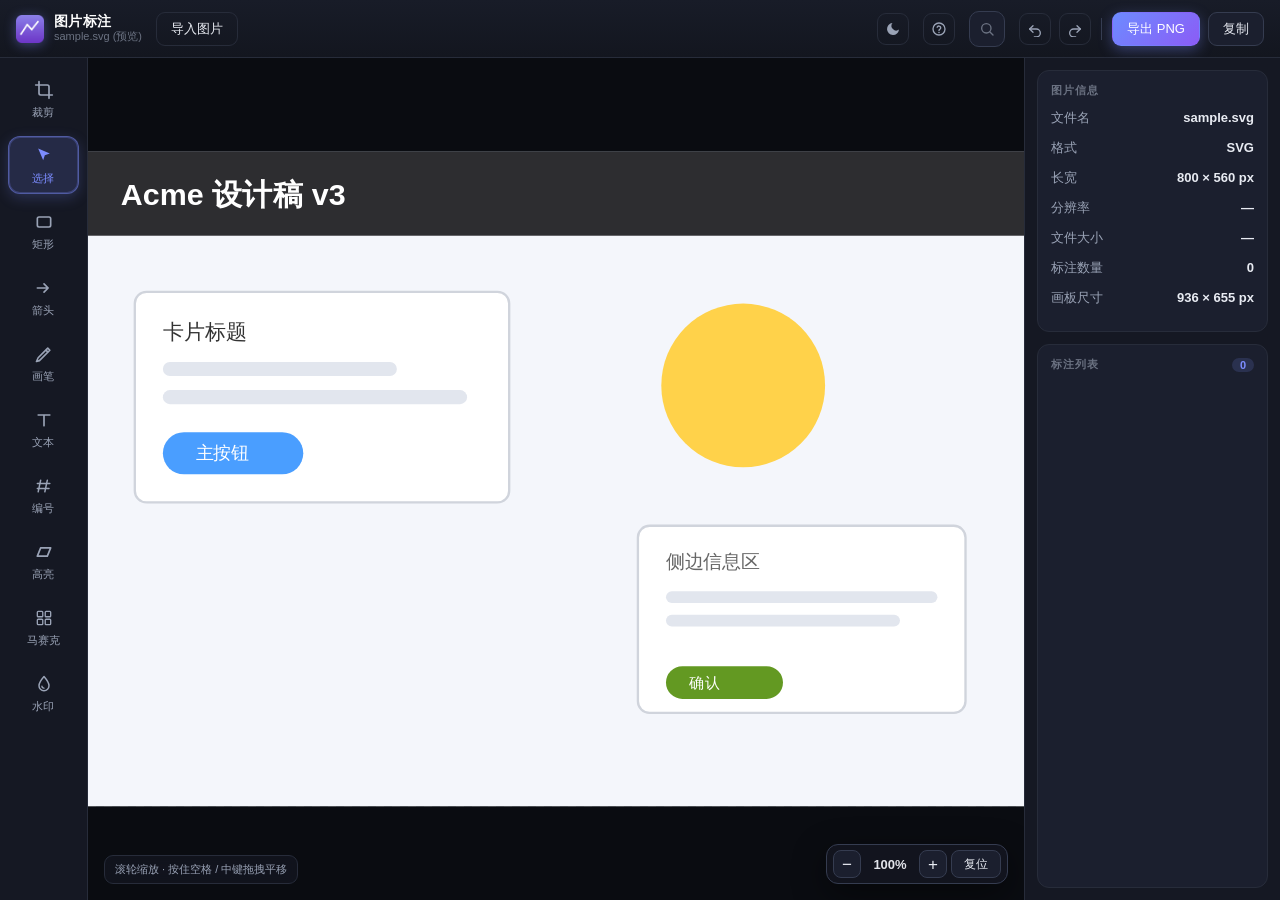
<file: web/index.html>
<!DOCTYPE html>
<html lang="zh-CN">
<head>
  <meta charset="UTF-8" />
  <meta name="viewport" content="width=device-width, initial-scale=1.0" />
  <title>图片标注</title>
  <link rel="stylesheet" href="css/style.css" />
</head>
<body>
  <header class="topbar">
    <div class="brand">
      <img class="brand-mark" src="icon.png" width="28" height="28" alt="图片标注" />
      <div class="brand-text">
        <span class="brand-title">图片标注</span>
        <span id="imgName" class="brand-sub">未选择图片</span>
      </div>
    </div>

    <div class="top-actions">
      <button id="btnImportLocal" class="btn ghost">导入图片</button>
      <input id="fileInput" type="file" accept="image/*" multiple style="display:none" />
    </div>

    <span class="top-spacer"></span>

    <button id="btnTheme" class="btn ghost icon-btn" title="切换深色 / 浅色主题">
      <svg viewBox="0 0 24 24" width="16" height="16" aria-hidden="true"><path d="M21 12.8A9 9 0 1 1 11.2 3 7 7 0 0 0 21 12.8z" fill="currentColor"/></svg>
    </button>

    <button id="btnHelp" class="btn ghost icon-btn" title="使用帮助 (?)">
      <svg viewBox="0 0 24 24" width="16" height="16" aria-hidden="true"><circle cx="12" cy="12" r="9" fill="none" stroke="currentColor" stroke-width="2"/><path d="M9.2 9.3a2.8 2.8 0 0 1 5.4 1c0 1.9-2.6 2.2-2.6 3.9" fill="none" stroke="currentColor" stroke-width="2" stroke-linecap="round"/><circle cx="12" cy="17.2" r="1.1" fill="currentColor"/></svg>
    </button>

    <div class="search-box">
      <svg class="search-ico" viewBox="0 0 24 24" width="16" height="16" aria-hidden="true"><circle cx="11" cy="11" r="7" fill="none" stroke="currentColor" stroke-width="2"/><path d="M16.5 16.5L21 21" stroke="currentColor" stroke-width="2" stroke-linecap="round"/></svg>
      <input id="searchInput" class="search" type="text" placeholder="搜索标注文字..." />
    </div>

    <div class="top-actions">
      <button id="btnUndo" class="btn ghost icon-btn" title="撤销 (Ctrl/Cmd+Z)">
        <svg viewBox="0 0 24 24" width="16" height="16" aria-hidden="true"><path d="M9 7L4 12l5 5" fill="none" stroke="currentColor" stroke-width="2" stroke-linecap="round" stroke-linejoin="round"/><path d="M4 12h10a6 6 0 0 1 0 12h-3" fill="none" stroke="currentColor" stroke-width="2" stroke-linecap="round" stroke-linejoin="round"/></svg>
      </button>
      <button id="btnRedo" class="btn ghost icon-btn" title="重做 (Ctrl/Cmd+Y 或 Ctrl/Cmd+Shift+Z)">
        <svg viewBox="0 0 24 24" width="16" height="16" aria-hidden="true"><path d="M15 7l5 5-5 5" fill="none" stroke="currentColor" stroke-width="2" stroke-linecap="round" stroke-linejoin="round"/><path d="M20 12H10a6 6 0 0 0 0 12h3" fill="none" stroke="currentColor" stroke-width="2" stroke-linecap="round" stroke-linejoin="round"/></svg>
      </button>
      <span class="divider"></span>
      <button id="btnExport" class="btn primary">导出 PNG</button>
      <button id="btnCopy" class="btn">复制</button>
    </div>
  </header>

  <div class="main">
    <nav class="toolbar">
      <button class="tool" data-tool="crop" title="裁剪画板 (C)">
        <span class="tool-ico"><svg viewBox="0 0 24 24" width="20" height="20"><path d="M6 2v14a2 2 0 0 0 2 2h14" fill="none" stroke="currentColor" stroke-width="2" stroke-linecap="round" stroke-linejoin="round"/><path d="M2 6h14a2 2 0 0 1 2 2v14" fill="none" stroke="currentColor" stroke-width="2" stroke-linecap="round" stroke-linejoin="round"/></svg></span>
        <span class="tool-label">裁剪</span>
      </button>
      <button class="tool active" data-tool="select" title="选择/移动">
        <span class="tool-ico"><svg viewBox="0 0 24 24" width="20" height="20"><path d="M5 3l14 6-6 2-2 6z" fill="currentColor"/></svg></span>
        <span class="tool-label">选择</span>
      </button>
      <button class="tool" data-tool="rect" title="矩形框选 (R)">
        <span class="tool-ico"><svg viewBox="0 0 24 24" width="20" height="20"><rect x="4" y="6" width="16" height="12" rx="2" fill="none" stroke="currentColor" stroke-width="2"/></svg></span>
        <span class="tool-label">矩形</span>
      </button>
      <button class="tool" data-tool="arrow" title="箭头 (A)">
        <span class="tool-ico"><svg viewBox="0 0 24 24" width="20" height="20"><path d="M4 12h13m0 0l-5-5m5 5l-5 5" fill="none" stroke="currentColor" stroke-width="2" stroke-linecap="round" stroke-linejoin="round"/></svg></span>
        <span class="tool-label">箭头</span>
      </button>
      <button class="tool" data-tool="free" title="自由画笔 (B)">
        <span class="tool-ico"><svg viewBox="0 0 24 24" width="20" height="20"><path d="M3 21l3.5-1L19 7.5 16.5 5 5 16.5z" fill="none" stroke="currentColor" stroke-width="2" stroke-linejoin="round"/><path d="M14 7l3 3" stroke="currentColor" stroke-width="2"/></svg></span>
        <span class="tool-label">画笔</span>
      </button>
      <button class="tool" data-tool="text" title="文本 (T)">
        <span class="tool-ico"><svg viewBox="0 0 24 24" width="20" height="20"><path d="M5 6h14M12 6v13" fill="none" stroke="currentColor" stroke-width="2" stroke-linecap="round"/></svg></span>
        <span class="tool-label">文本</span>
      </button>
      <button class="tool" data-tool="number" title="编号 (N)">
        <span class="tool-ico"><svg viewBox="0 0 24 24" width="20" height="20"><path d="M8 5L5 19M16 5l-3 14M4 9h15M4 15h14" fill="none" stroke="currentColor" stroke-width="1.8" stroke-linecap="round"/></svg></span>
        <span class="tool-label">编号</span>
      </button>
      <button class="tool" data-tool="highlight" title="高亮 (H)">
        <span class="tool-ico"><svg viewBox="0 0 24 24" width="20" height="20"><path d="M4 17l4-10h12l-4 10z" fill="none" stroke="currentColor" stroke-width="2" stroke-linejoin="round"/></svg></span>
        <span class="tool-label">高亮</span>
      </button>
      <button class="tool" data-tool="mosaic" title="马赛克 (M)">
        <span class="tool-ico"><svg viewBox="0 0 24 24" width="20" height="20"><g fill="none" stroke="currentColor" stroke-width="1.6"><rect x="4" y="4" width="6.5" height="6.5" rx="1"/><rect x="13.5" y="4" width="6.5" height="6.5" rx="1"/><rect x="4" y="13.5" width="6.5" height="6.5" rx="1"/><rect x="13.5" y="13.5" width="6.5" height="6.5" rx="1"/></g></svg></span>
        <span class="tool-label">马赛克</span>
      </button>
      <button class="tool" data-tool="watermark" title="水印 (W)">
        <span class="tool-ico"><svg viewBox="0 0 24 24" width="20" height="20"><path d="M12 3C12 3 6 10 6 14a6 6 0 0 0 12 0c0-4-6-11-6-11z" fill="none" stroke="currentColor" stroke-width="1.8" stroke-linejoin="round"/><path d="M9.5 14.5a2.5 2.5 0 0 0 2.5 2.5" fill="none" stroke="currentColor" stroke-width="1.6" stroke-linecap="round"/></svg></span>
        <span class="tool-label">水印</span>
      </button>
    </nav>

    <section class="stage-wrap">
      <div id="canvas"></div>
      <div id="boardTip" class="board-tip"></div>
      <div class="zoom-bar">
        <button id="btnZoomOut" class="zbtn" title="缩小 (Ctrl+-)">−</button>
        <button id="zoomLabel" class="zlabel" title="点击复位到 100%">100%</button>
        <button id="btnZoomIn" class="zbtn" title="放大 (Ctrl++)">+</button>
        <button id="btnZoomReset" class="zbtn wide" title="复位视图">复位</button>
      </div>
      <div class="canvas-hint">滚轮缩放 · 按住空格 / 中键拖拽平移</div>
    </section>

    <aside class="panel">
      <div class="panel-section" id="styleCtl">
        <div class="panel-title" id="styleTitle">样式</div>
        <div class="row color-row" id="fgColorRow">
          <label class="swatch-label">前景色</label>
          <span class="presets" data-target="stroke">
            <button type="button" class="preset" data-color="#ff4d4f" style="background:#ff4d4f" title="红"></button>
            <button type="button" class="preset" data-color="#1677ff" style="background:#1677ff" title="蓝"></button>
            <button type="button" class="preset" data-color="#52c41a" style="background:#52c41a" title="绿"></button>
            <input type="color" class="picker" value="#ff4d4f" />
          </span>
        </div>
        <div class="row color-row" id="bgColorRow">
          <label class="swatch-label">背景色</label>
          <span class="presets" data-target="bg">
            <button type="button" class="preset" data-color="#ffe58f" style="background:#ffe58f" title="黄"></button>
            <button type="button" class="preset" data-color="#ffd6e7" style="background:#ffd6e7" title="粉"></button>
            <button type="button" class="preset" data-color="#b7eb8f" style="background:#b7eb8f" title="浅绿"></button>
            <input type="color" class="picker" value="#ffe58f" />
          </span>
        </div>
        <label class="row slider-row" id="bgOpacityRow">
          <div class="header"><span class="slider-label">背景透明度</span><span id="bgOpacityVal" class="slider-val">100</span></div>
          <input id="bgOpacity" type="range" min="0" max="100" value="100" />
        </label>
        <label class="row slider-row" id="radiusRow">
          <div class="header"><span class="slider-label">圆角</span><span id="radiusVal" class="slider-val">20</span></div>
          <input id="radius" type="range" min="0" max="100" value="20" />
        </label>
        <label class="row slider-row" id="swRow">
          <div class="header"><span class="slider-label">线宽</span><span id="swVal" class="slider-val">1.5</span></div>
          <input id="sw" type="range" min="0.5" max="12" step="0.5" value="3" />
        </label>
        <label class="row slider-row" id="fsRow">
          <div class="header"><span class="slider-label">字号</span><span id="fsVal" class="slider-val">18</span></div>
          <input id="fs" type="range" min="10" max="48" value="18" />
        </label>
      </div>

      <div class="panel-section" id="imageInfo" style="display:none;">
        <div class="panel-title">图片信息</div>
        <div class="info-row"><span class="info-label">文件名</span><span class="info-val" id="iiName">—</span></div>
        <div class="info-row"><span class="info-label">格式</span><span class="info-val" id="iiFormat">—</span></div>
        <div class="info-row"><span class="info-label">长宽</span><span class="info-val" id="iiDim">—</span></div>
        <div class="info-row"><span class="info-label">分辨率</span><span class="info-val" id="iiDpi">—</span></div>
        <div class="info-row"><span class="info-label">文件大小</span><span class="info-val" id="iiSize">—</span></div>
        <div class="info-row"><span class="info-label">标注数量</span><span class="info-val" id="iiCount">0</span></div>
        <div class="info-row"><span class="info-label">画板尺寸</span><span class="info-val" id="iiBoard">—</span></div>
      </div>

      <div class="panel-section" id="mosaicCtl" style="display:none;">
        <div class="panel-title">马赛克样式</div>
        <div class="seg">
          <label class="seg-item"><input type="radio" name="mosaicStyle" value="pixel" checked /><span>马赛克</span></label>
          <label class="seg-item"><input type="radio" name="mosaicStyle" value="frost" /><span>磨砂玻璃</span></label>
        </div>
        <label class="row slider-row">
          <div class="header"><span class="slider-label" id="mosaicParamLabel">马赛克大小</span><span id="mosaicParamVal" class="slider-val">12</span></div>
          <input id="mosaicParam" type="range" min="4" max="60" value="12" />
        </label>
      </div>

      <div class="panel-section" id="waterCtl" style="display:none;">
        <div class="panel-title">水印设置</div>
        <div class="seg" id="wmTypeSeg">
          <label class="seg-item"><input type="radio" name="wmType" value="text" checked /><span>文字</span></label>
          <label class="seg-item"><input type="radio" name="wmType" value="logo" /><span>Logo 图片</span></label>
        </div>
        <label class="row" id="wmTextRow">
          <textarea id="wmText" class="text-input" rows="2" placeholder="水印文字（如 机密 / 公司名）"></textarea>
        </label>
        <div class="row" id="wmLogoRow" style="display:none;">
          <div class="wm-logo">
            <button id="wmLogoBtn" class="btn ghost sm" type="button">上传 Logo…</button>
            <img id="wmLogoPreview" class="wm-logo-preview" alt="Logo 预览" style="display:none;" />
            <input id="wmLogoInput" type="file" accept="image/*" style="display:none;" />
          </div>
        </div>
        <div class="seg" id="wmLayoutSeg">
          <label class="seg-item"><input type="radio" name="wmLayout" value="corner" /><span>单角</span></label>
          <label class="seg-item"><input type="radio" name="wmLayout" value="center" /><span>居中</span></label>
          <label class="seg-item"><input type="radio" name="wmLayout" value="tile" checked /><span>平铺</span></label>
        </div>
        <label class="row slider-row">
          <div class="header"><span class="slider-label">透明度</span><span id="wmOpacityVal" class="slider-val">30</span></div>
          <input id="wmOpacity" type="range" min="0" max="100" value="30" />
        </label>
        <label class="row slider-row">
          <div class="header"><span class="slider-label">角度</span><span id="wmAngleVal" class="slider-val">30</span></div>
          <input id="wmAngle" type="range" min="0" max="360" value="30" />
        </label>
        <label class="row slider-row" id="wmGapRow">
          <div class="header"><span class="slider-label" id="wmGapLabel">间距</span><span id="wmGapVal" class="slider-val">80</span></div>
          <input id="wmGap" type="range" min="0" max="300" value="80" />
        </label>
        <div class="hint">点击画布放置水印：平铺铺满整块画板，单角 / 居中可拖动微调；颜色与字号在上方「样式」区调整，水印会随导出一起输出。</div>
      </div>

      <div class="panel-section" id="boardCtl" style="display:none;">
        <div class="panel-title">画板</div>
        <div class="board-grid">
          <label class="bf"><span>X</span><input id="boardX" type="number" value="0" /></label>
          <label class="bf"><span>Y</span><input id="boardY" type="number" value="0" /></label>
          <label class="bf"><span>宽</span><input id="boardW" type="number" min="1" value="0" /></label>
          <label class="bf"><span>高</span><input id="boardH" type="number" min="1" value="0" /></label>
        </div>
        <div class="seg">
          <label class="seg-item"><input type="radio" name="boardMode" value="transparent" checked /><span>透明</span></label>
          <label class="seg-item"><input type="radio" name="boardMode" value="color" /><span>颜色</span></label>
        </div>
        <div class="row color-row" id="boardColorRow" style="display:none;">
          <label class="swatch-label">颜色</label>
          <input id="boardColor" type="color" value="#ffffff" />
        </div>
        <div class="row btn-row">
          <button id="btnApplyCrop" class="btn primary sm">应用裁剪</button>
          <button id="btnClearCrop" class="btn ghost sm">清除</button>
        </div>
        <div class="hint" id="boardHint">在画布上拖拽框选裁剪区域，或手动输入画板尺寸（可超出原图范围）。</div>
      </div>

      <div class="panel-section" id="editor" style="display:none;">
        <div class="panel-title">选中标注</div>
        <label class="row">
          <textarea id="edText" class="text-input" rows="3" placeholder="标注说明（回车换行）"></textarea>
        </label>
        <div class="row btn-row">
          <button id="edLock" class="btn ghost sm">锁定</button>
          <button id="edVis" class="btn ghost sm">隐藏</button>
          <button id="edDelete" class="btn danger sm">删除</button>
        </div>
      </div>

      <div class="panel-section grow">
        <div class="panel-title">标注列表 <span class="count" id="annCount">0</span></div>
        <div id="annList" class="ann-list"></div>
      </div>
    </aside>
  </div>

  <div id="textModal" class="modal" style="display:none;">
    <div class="modal-box">
      <div class="modal-title" id="textModalTitle">输入标注文字</div>
      <textarea id="textModalInput" class="modal-input" rows="3" placeholder="输入文字…（回车换行，Ctrl+Enter 确定）"></textarea>
      <div class="modal-actions">
        <button id="textModalCancel" class="btn ghost sm">取消</button>
        <button id="textModalOk" class="btn primary sm">确定</button>
      </div>
    </div>
  </div>

  <div id="infoModal" class="modal" style="display:none;">
    <div class="modal-box wide">
      <div class="modal-title" id="infoModalTitle">信息</div>
      <pre id="infoModalBody" class="modal-pre"></pre>
      <div class="modal-actions">
        <button id="infoModalCopy" class="btn ghost sm">复制</button>
        <button id="infoModalClose" class="btn primary sm">关闭</button>
      </div>
    </div>
  </div>

  <div id="okModal" class="modal" style="display:none;">
    <div class="modal-box">
      <div class="modal-title" id="okModalTitle">提示</div>
      <div id="okModalBody" class="modal-body-text"></div>
      <div class="modal-actions">
        <button id="okModalFolder" class="btn ghost sm" style="display:none">打开文件夹</button>
        <button id="okModalBtn" class="btn primary sm">确定</button>
      </div>
    </div>
  </div>

  <div id="helpModal" class="modal" style="display:none;">
    <div class="modal-box wide help-box">
      <div class="modal-title">图片标注 · 使用帮助</div>
      <div class="help-scroll">
        <section class="help-sec">
          <h3>快速开始</h3>
          <ul>
            <li>点工具栏「导入图片」选择本地文件，即可开始标注。</li>
            <li>从左侧工具栏选一种标注工具，在图上拖拽绘制；用「选择」工具可点选、移动、修改样式。</li>
            <li>标注完成后点「导出 PNG」把带标注的图下载到本地（可先选分辨率与文件夹）；「复制」复制到剪贴板。</li>
          </ul>
        </section>
        <section class="help-sec">
          <h3>工具（左侧栏）</h3>
          <ul>
            <li><b>选择</b>：点选 / 移动 / 编辑已有标注。</li>
            <li><b>裁剪</b>：框选需要保留的画面区域。</li>
            <li><b>框选 / 箭头 / 画笔 / 高亮 / 文本 / 编号 / 马赛克</b>：在图上绘制对应标注。</li>
            <li><b>水印</b>：文字或 Logo 水印，支持平铺 / 居中 / 单角、角度与透明度，随导出一起输出。</li>
          </ul>
        </section>
        <section class="help-sec">
          <h3>快捷键</h3>
          <div class="kbd-grid">
            <div class="kbd-row"><span class="kbd">V</span><span>选择工具</span></div>
            <div class="kbd-row"><span class="kbd">C</span><span>裁剪工具</span></div>
            <div class="kbd-row"><span class="kbd">R</span><span>框选工具</span></div>
            <div class="kbd-row"><span class="kbd">A</span><span>箭头工具</span></div>
            <div class="kbd-row"><span class="kbd">B</span><span>画笔工具</span></div>
            <div class="kbd-row"><span class="kbd">T</span><span>文本工具</span></div>
            <div class="kbd-row"><span class="kbd">N</span><span>编号工具</span></div>
            <div class="kbd-row"><span class="kbd">H</span><span>高亮工具</span></div>
            <div class="kbd-row"><span class="kbd">M</span><span>马赛克工具</span></div>
            <div class="kbd-row"><span class="kbd">W</span><span>水印工具</span></div>
            <div class="kbd-row"><span class="kbd">Ctrl/Cmd + Z</span><span>撤销</span></div>
            <div class="kbd-row"><span class="kbd">Ctrl/Cmd + Y</span><span>重做（或 Ctrl/Cmd + Shift + Z）</span></div>
            <div class="kbd-row"><span class="kbd">Ctrl/Cmd + C</span><span>复制选中标注</span></div>
            <div class="kbd-row"><span class="kbd">Ctrl/Cmd + V</span><span>粘贴（生成副本，序号递增）</span></div>
            <div class="kbd-row"><span class="kbd">Delete / Backspace</span><span>删除选中标注</span></div>
            <div class="kbd-row"><span class="kbd">Ctrl/Cmd + =</span><span>放大画布</span></div>
            <div class="kbd-row"><span class="kbd">Ctrl/Cmd + -</span><span>缩小画布</span></div>
            <div class="kbd-row"><span class="kbd">Ctrl/Cmd + 0</span><span>重置缩放</span></div>
            <div class="kbd-row"><span class="kbd">空格 + 拖拽</span><span>平移画布</span></div>
            <div class="kbd-row"><span class="kbd">滚轮</span><span>缩放画布</span></div>
          </div>
        </section>
        <section class="help-sec">
          <h3>标注列表</h3>
          <ul>
            <li>右侧列表展示所有标注，点击可选中并在上方编辑样式。</li>
            <li>每行「隐 / 锁 / 删」可分别切换显示、锁定、删除。</li>
            <li>顶部搜索框可过滤标注文字 / 名称 / 类型。</li>
          </ul>
        </section>
        <section class="help-sec">
          <h3>小提示</h3>
          <ul>
            <li>选择工具下，右侧面板会显示图片信息（长宽 / 分辨率 / 文件大小 / 标注数量等）。</li>
            <li>在画布中按 <span class="kbd">Ctrl/⌘ + V</span> 可把系统剪贴板里的图片直接粘贴进来，作为可移动 / 缩放 / 删除的叠加图层。</li>
            <li>遇到异常时，界面会显示错误提示，可在浏览器控制台查看详细信息。</li>
            <li>标注自动存在本地草稿（localStorage），下次打开同一图片可继续编辑。</li>
          </ul>
        </section>
      </div>
      <section class="help-sec help-version">
        <h3>版本号</h3>
        <div class="help-version-val">图片标注 v0.9beta</div>
        <div class="help-clear-cache">
          <button id="btnClearCache" class="btn ghost sm" title="清除本地保存的标注草稿">清除缓存</button>
          <span class="hint">清除本地保存的标注草稿（含当前画布），不可撤销。</span>
        </div>
      </section>
      <div class="modal-actions">
        <button id="helpModalClose" class="btn primary sm">我知道了</button>
      </div>
    </div>
  </div>

  <div id="resModal" class="modal" style="display:none;">
    <div class="modal-box res-box">
      <div class="modal-title">导出 PNG · 分辨率设置</div>
      <p class="res-hint">1× = 原图分辨率（不放大不压缩）。倍率越高，导出像素越多。</p>
      <div class="res-presets" id="resPresets">
        <button class="res-chip" data-scale="0.5">0.5×</button>
        <button class="res-chip" data-scale="1">1× 原始</button>
        <button class="res-chip" data-scale="1.5">1.5×</button>
        <button class="res-chip" data-scale="2">2×</button>
        <button class="res-chip" data-scale="3">3×</button>
        <button class="res-chip" data-scale="4">4×</button>
      </div>
      <div class="res-custom">
        <label class="res-label">自定义宽度（像素）</label>
        <div class="res-custom-row">
          <input id="resWidthInput" class="modal-input" type="number" min="1" step="1" placeholder="如 3840" />
          <button id="resWidthApply" class="btn ghost sm">应用</button>
        </div>
      </div>
      <div class="res-folder">
        <label class="res-label">目标文件夹</label>
        <div class="res-folder-row">
          <input id="resDirInput" class="modal-input" type="text" placeholder="如 C:\Users\Name\Downloads" spellcheck="false" />
          <button id="resDirBrowse" class="btn ghost sm">浏览…</button>
        </div>
      </div>
      <div class="res-preview" id="resPreview">输出尺寸：—</div>
      <div class="modal-actions">
        <button id="resCancel" class="btn ghost sm">取消</button>
        <button id="resOk" class="btn primary sm">导出 PNG</button>
      </div>
    </div>
  </div>

  <div id="exportOverlay" class="export-overlay" style="display:none">
    <div class="export-card">
      <div class="export-spinner" aria-hidden="true"></div>
      <div class="export-title">正在导出…</div>
      <div class="export-sub" id="exportSub">正在生成图片，请稍候</div>
    </div>
  </div>
  <div id="toast" class="toast"></div>
  <div id="fatal" class="fatal" style="display:none"></div>
  <script src="js/lib/konva.min.js"></script>
  <script src="js/platform.js"></script>
  <script src="js/bridge.js"></script>
  <script src="js/app.js"></script>
</body>
</html>
</file>
<file: web/css/style.css>
:root {
  --bg: #0e1016;
  --bg-elev: #151823;
  --bg-elev-2: #1b1f2e;
  --bg-hover: #232838;
  --border: #272c3a;
  --border-strong: #353c50;
  --text: #e8ebf2;
  --text-dim: #9aa3b6;
  --text-faint: #6b7282;
  --accent: #7c8cff;
  --accent-2: #a07bff;
  --grad: linear-gradient(135deg, #6d8bff 0%, #8b5cf6 100%);
  --accent-soft: rgba(124, 140, 255, 0.16);
  --danger: #ff6b81;
  --danger-soft: rgba(255, 107, 129, 0.14);
  --field: #0c0f17;
  --shadow: 0 10px 34px rgba(0, 0, 0, 0.45);
  --radius: 12px;
}

* { box-sizing: border-box; margin: 0; padding: 0; }

body {
  font-family: -apple-system, BlinkMacSystemFont, "Segoe UI", Roboto, "PingFang SC", "Microsoft YaHei", sans-serif;
  background: var(--bg);
  color: var(--text);
  font-size: 13px;
  height: 100vh;
  display: flex;
  flex-direction: column;
  overflow: hidden;
  -webkit-font-smoothing: antialiased;
}

/* ---------- 顶栏 ---------- */
.topbar {
  display: flex;
  align-items: center;
  gap: 14px;
  height: 58px;
  padding: 0 16px;
  background: linear-gradient(180deg, #181c28, #13161f);
  border-bottom: 1px solid var(--border);
  box-shadow: 0 1px 0 rgba(255, 255, 255, 0.02);
  flex: none;
}
.brand { display: flex; align-items: center; gap: 10px; }
.brand-mark { filter: drop-shadow(0 2px 6px rgba(124, 140, 255, 0.4)); }
.brand-text { display: flex; flex-direction: column; line-height: 1.25; }
.brand-title { font-weight: 700; font-size: 14px; letter-spacing: 0.3px; color: #fff; }
.brand-sub {
  font-size: 11px; color: var(--text-faint); max-width: 260px;
  overflow: hidden; text-overflow: ellipsis; white-space: nowrap;
}
.top-actions { display: flex; align-items: center; gap: 8px; }
.top-spacer { flex: 1; }
.divider { width: 1px; height: 22px; background: var(--border-strong); margin: 0 2px; }

/* ---------- 按钮 ---------- */
.btn {
  background: var(--bg-elev-2);
  border: 1px solid var(--border-strong);
  color: var(--text);
  border-radius: 9px;
  padding: 7px 14px;
  cursor: pointer;
  font-size: 13px;
  font-weight: 500;
  transition: transform 0.12s ease, background 0.15s ease, border-color 0.15s ease, box-shadow 0.15s ease;
}
.btn:hover { background: var(--bg-hover); border-color: var(--accent); transform: translateY(-1px); }
.btn:active { transform: translateY(0); }
.btn.primary {
  background: var(--grad);
  border-color: transparent;
  color: #fff;
  box-shadow: 0 4px 14px rgba(124, 140, 255, 0.35);
}
.btn.primary:hover { box-shadow: 0 6px 20px rgba(124, 140, 255, 0.5); }
.btn.ghost { background: transparent; border-color: var(--border); }
.btn.ghost:hover { background: var(--bg-elev-2); border-color: var(--accent); }
.btn.danger { color: var(--danger); border-color: rgba(255, 107, 129, 0.35); background: var(--danger-soft); }
.btn.danger:hover { background: rgba(255, 107, 129, 0.22); border-color: var(--danger); }
/* 诊断按钮：默认隐藏，仅在出现问题时显示；显示为告警色（琥珀）以提示用户 */
.btn.warn {
  color: #b9770e; border-color: rgba(245, 180, 60, 0.5);
  background: linear-gradient(180deg, #fff7e6, #ffedd0);
}
.btn.warn:hover { background: linear-gradient(180deg, #fff1d6, #ffe2b0); border-color: #f5b43c; transform: translateY(-1px); }
.btn.sm { padding: 5px 11px; font-size: 12px; border-radius: 8px; }
.icon-btn { padding: 7px; display: inline-flex; align-items: center; justify-content: center; color: var(--text-dim); }
.icon-btn:hover { color: var(--text); }

/* ---------- 主区域 ---------- */
.main { flex: 1; display: flex; min-height: 0; }

/* ---------- 左侧工具栏 ---------- */
.toolbar {
  width: 88px;
  flex: none;
  background: var(--bg-elev);
  border-right: 1px solid var(--border);
  display: flex;
  flex-direction: column;
  align-items: center;
  gap: 8px;
  padding: 12px 8px;
  overflow-y: auto;
}
.tool {
  width: 100%;
  background: transparent;
  border: 1px solid transparent;
  border-radius: 12px;
  padding: 9px 4px 7px;
  cursor: pointer;
  display: flex;
  flex-direction: column;
  align-items: center;
  gap: 5px;
  color: var(--text-dim);
  transition: all 0.15s ease;
}
.tool:hover { background: var(--bg-elev-2); color: var(--text); }
.tool.active {
  background: var(--accent-soft);
  border-color: rgba(124, 140, 255, 0.5);
  color: var(--accent);
  box-shadow: inset 0 0 0 1px rgba(124, 140, 255, 0.25), 0 4px 14px rgba(124, 140, 255, 0.22);
}
.tool-ico { display: flex; align-items: center; justify-content: center; }
.tool-label { font-size: 11px; font-weight: 500; letter-spacing: 0.3px; }

/* ---------- 画布 ---------- */
.stage-wrap {
  flex: 1;
  position: relative;
  min-width: 0;
  overflow: hidden;
  background-color: #0a0c11;
  background-image:
    radial-gradient(circle at 50% 42%, rgba(124, 140, 255, 0.07), transparent 62%),
    radial-gradient(rgba(255, 255, 255, 0.035) 1px, transparent 1px);
  background-size: auto, 24px 24px;
}
/* 画板(透明区域)棋盘格指示 + 醒目边框，与深色软件背景明显区分（棋盘格为纯 CSS，不会烤进导出 PNG） */
#canvas {
  width: 100%;
  height: 100%;
}
.stage-wrap.drag { outline: 2px dashed var(--accent); outline-offset: -8px; border-radius: 4px; }
/* 画板上方的浮动提示（如「编号必须创建在画板范围内」），固定在画板顶部上方 10px 居中显示 */
.board-tip {
  position: absolute; left: 50%; top: 6px;
  transform: translate(-50%, 0);
  background: var(--accent); color: #fff;
  border: 1px solid rgba(255, 255, 255, 0.3);
  padding: 7px 14px; border-radius: 10px;
  font-size: 13px; line-height: 1.3; white-space: nowrap;
  box-shadow: var(--shadow); z-index: 60;
  opacity: 0; pointer-events: none;
  transition: opacity 0.2s ease;
}
.board-tip.show { opacity: 1; }

/* 缩放条 / 提示 */
.zoom-bar {
  position: absolute; right: 16px; bottom: 16px;
  display: flex; align-items: center; gap: 4px;
  background: rgba(21, 24, 35, 0.78);
  border: 1px solid var(--border-strong);
  border-radius: 12px; padding: 5px 6px;
  backdrop-filter: blur(8px); -webkit-backdrop-filter: blur(8px);
  user-select: none; box-shadow: var(--shadow);
}
.zoom-bar .zbtn {
  background: var(--bg-elev-2); color: var(--text);
  border: 1px solid var(--border-strong); border-radius: 8px;
  width: 28px; height: 28px; font-size: 17px; line-height: 1; cursor: pointer;
  transition: all 0.15s ease;
}
.zoom-bar .zbtn.wide { width: auto; padding: 0 12px; font-size: 12px; font-weight: 500; }
.zoom-bar .zbtn:hover { background: var(--accent); border-color: var(--accent); color: #fff; }
.zoom-bar .zlabel {
  min-width: 50px; text-align: center;
  font-size: 13px; font-weight: 600; cursor: pointer; padding: 0 8px;
  color: #e2e4ea !important;
  background: none; border: none; border-radius: 6px;
  transition: color 0.15s ease, background 0.15s ease;
}
.zoom-bar .zlabel:hover { color: #fff !important; background: rgba(255,255,255,0.08); }
.canvas-hint {
  position: absolute; left: 16px; bottom: 16px;
  color: var(--text-dim); font-size: 11px;
  background: rgba(21, 24, 35, 0.7); padding: 6px 10px;
  border-radius: 9px; border: 1px solid var(--border);
  backdrop-filter: blur(6px); -webkit-backdrop-filter: blur(6px);
  pointer-events: none; user-select: none;
}

/* ---------- 右侧面板 ---------- */
.panel {
  width: 256px;
  flex: none;
  background: var(--bg-elev);
  border-left: 1px solid var(--border);
  display: flex;
  flex-direction: column;
  padding: 12px;
  gap: 12px;
  min-height: 0;
}
.panel-section {
  background: var(--bg-elev-2);
  border: 1px solid var(--border);
  border-radius: var(--radius);
  padding: 12px 13px;
  animation: fadeIn 0.25s ease both;
}
.panel-section.grow { flex: 1; display: flex; flex-direction: column; min-height: 0; }
.panel-title {
  font-size: 11px; font-weight: 700; letter-spacing: 1px;
  text-transform: uppercase; color: var(--text-faint);
  margin-bottom: 11px; display: flex; align-items: center; gap: 8px;
}
.count {
  background: var(--accent-soft); color: var(--accent);
  font-size: 11px; font-weight: 700; padding: 1px 8px; border-radius: 20px;
  letter-spacing: 0; margin-left: auto;
}

.row { display: flex; align-items: center; gap: 9px; margin-bottom: 11px; }
.row:last-child { margin-bottom: 0; }
/* 滑块 — 新版：标签+数值在上，滑轨在下 */
.slider-row {
  display: flex;
  flex-direction: column;
  gap: 8px;
  margin-bottom: 16px;
}
.slider-row .header {
  display: flex;
  align-items: baseline;
  justify-content: space-between;
  width: 100%;
}
.slider-label { font-size: 14px; color: var(--text); font-weight: 500; letter-spacing: 0.02em; flex: 1 1 auto; text-align: left; }
.slider-val { font-size: 15px; color: var(--text); font-weight: 600; flex: 0 0 auto; margin-left: auto; text-align: right; }
input[type="range"] {
  -webkit-appearance: none; appearance: none;
  width: 100%; height: 6px; border-radius: 3px;
  background: #e2e4e9; outline: none; cursor: pointer;
}
input[type="range"]::-webkit-slider-thumb {
  -webkit-appearance: none; appearance: none;
  width: 20px; height: 20px; border-radius: 50%;
  background: #8b5cf6; box-shadow: 0 1px 4px rgba(139,92,246,.35);
  cursor: pointer; transition: transform 0.12s ease, box-shadow 0.12s ease;
}
input[type="range"]::-webkit-slider-thumb:hover {
  transform: scale(1.12); box-shadow: 0 2px 8px rgba(139,92,246,.45);
}
input[type="range"]::-webkit-slider-thumb:active {
  transform: scale(1.05); box-shadow: 0 1px 3px rgba(139,92,246,.3);
}
input[type="range"]::-moz-range-thumb {
  width: 20px; height: 20px; border: none; border-radius: 50%;
  background: #8b5cf6; box-shadow: 0 1px 4px rgba(139,92,246,.35);
  cursor: pointer;
}

/* 图片信息面板（选择工具下显示） */
.info-row {
  display: flex; align-items: baseline; justify-content: space-between;
  gap: 12px; margin-bottom: 12px;
}
.info-label { font-size: 13px; color: var(--text-dim); flex: 0 0 auto; }
.info-val {
  font-size: 13px; color: var(--text); font-weight: 600;
  text-align: right; word-break: break-all;
}

/* 马赛克样式分段选择（单选） */
.seg { display: flex; gap: 6px; margin-bottom: 12px; }
.seg-item {
  flex: 1; display: flex; align-items: center; justify-content: center; gap: 6px;
  padding: 8px 6px; border-radius: 10px; cursor: pointer; user-select: none;
  font-size: 12px; color: var(--text-dim);
  background: var(--field); border: 1px solid var(--border);
  transition: all .15s ease;
}
.seg-item:hover { color: var(--text); border-color: var(--border-strong); }
.seg-item input { position: absolute; opacity: 0; width: 0; height: 0; }
.seg-item:has(input:checked) {
  color: #fff; border-color: transparent;
  background: linear-gradient(135deg, var(--accent), var(--accent-2));
  box-shadow: 0 4px 14px rgba(109, 139, 255, 0.35);
}

/* 画板（裁剪）设置 */
.board-grid { display: grid; grid-template-columns: 1fr 1fr; gap: 8px; margin-bottom: 12px; }
.bf { display: flex; align-items: center; gap: 6px; background: var(--field); border: 1px solid var(--border-strong); border-radius: 8px; padding: 4px 8px; }
.bf > span { font-size: 11px; color: var(--text-dim); flex: none; }
.bf > input { width: 100%; min-width: 0; border: 0; background: transparent; color: var(--text); font-size: 13px; outline: none; }
.hint { font-size: 11px; color: var(--text-dim); line-height: 1.5; margin-top: 10px; opacity: .85; }
#boardColor { width: 34px; height: 26px; padding: 0; border: 1px solid var(--border-strong); border-radius: 8px; background: var(--field); cursor: pointer; flex: none; }

/* 水印 Logo */
.wm-logo { display: flex; align-items: center; gap: 10px; width: 100%; }
.wm-logo-preview {
  width: 44px; height: 44px; object-fit: contain; flex: none;
  border: 1px solid var(--border-strong); border-radius: 8px;
  background: var(--field); padding: 3px;
}

/* 色板 */
.swatch-label { font-size: 12px; color: var(--text-dim); flex: none; }
.color-row { gap: 8px; }
/* 圆形预设色 */
.presets { display: inline-flex; align-items: center; gap: 5px; flex: none; position: relative; }
.preset {
  width: 16px; height: 16px; padding: 0; border-radius: 50%; cursor: pointer;
  border: 1.5px solid rgba(255, 255, 255, 0.25);
  box-shadow: 0 1px 3px rgba(0, 0, 0, 0.4);
  transition: transform .12s ease, border-width .12s ease, box-shadow .12s ease;
  box-sizing: border-box;
}
.preset:hover { transform: scale(1.18); }
.preset:active { transform: scale(0.92); }
/* 选中：边缘加粗 + 高亮环 */
.preset.selected {
  border-width: 3px;
  border-color: #fff;
  box-shadow: 0 0 0 2px rgba(109, 139, 255, 0.9), 0 1px 3px rgba(0, 0, 0, 0.4);
}
/* 隐藏的系统调色板触发器（程序化 click 打开） */
.presets .picker {
  position: absolute; width: 0; height: 0; padding: 0; margin: 0;
  border: 0; opacity: 0; pointer-events: none;
}

/* 文本输入 */
.text-input {
  flex: 1; background: var(--bg); border: 1px solid var(--border-strong); color: var(--text);
  border-radius: 9px; padding: 8px 11px; outline: none; min-width: 0; font-size: 13px;
  transition: border-color 0.15s ease, box-shadow 0.15s ease;
}
.text-input:focus { border-color: var(--accent); box-shadow: 0 0 0 3px var(--accent-soft); }
textarea.text-input { resize: vertical; line-height: 1.5; font-family: inherit; max-height: 180px; }
.btn-row { gap: 8px; }
.btn-row .btn { flex: 1; text-align: center; }

/* 搜索框：默认收起为图标，点击/聚焦时展开为完整输入框 */
.search-box {
  display: flex; align-items: center; gap: 0;
  background: var(--bg-elev-2); border: 1px solid var(--border-strong);
  border-radius: 10px; height: 36px; padding: 0; width: 36px;
  justify-content: center; cursor: pointer; overflow: hidden;
  transition: width 0.22s ease, padding 0.22s ease, border-color 0.15s ease, box-shadow 0.15s ease;
}
.search-box.open { width: 230px; padding: 0 11px; gap: 8px; justify-content: flex-start; cursor: text; }
.search-box:focus-within { border-color: var(--accent); box-shadow: 0 0 0 3px var(--accent-soft); }
.search-ico { color: var(--text-faint); flex: none; }
.search {
  background: transparent; border: none; color: var(--text); outline: none;
  flex: 0 0 0; min-width: 0; font-size: 13px;
  width: 0; opacity: 0; pointer-events: none;
  transition: opacity 0.18s ease;
}
.search-box.open .search { flex: 1 1 auto; width: auto; opacity: 1; pointer-events: auto; }
.search::placeholder { color: var(--text-faint); }

/* ---------- 标注列表 ---------- */
.ann-list { flex: 1; overflow-y: auto; display: flex; flex-direction: column; gap: 7px; padding-right: 2px; }
.ann-row {
  display: flex; align-items: center; gap: 10px;
  background: var(--bg-elev); border: 1px solid var(--border);
  border-radius: 11px; padding: 9px 11px; cursor: pointer;
  transition: all 0.15s ease;
}
.ann-row:hover { background: var(--bg-hover); border-color: var(--border-strong); transform: translateY(-1px); }
.ann-row.sel {
  background: var(--accent-soft);
  border-color: rgba(124, 140, 255, 0.55);
  box-shadow: inset 3px 0 0 var(--accent);
}
.ann-type {
  width: 26px; height: 26px; flex: none; border-radius: 8px;
  display: flex; align-items: center; justify-content: center;
  background: var(--accent-soft); color: var(--accent); font-size: 13px; font-weight: 600;
}
.ann-text { flex: 1; min-width: 0; overflow: visible; text-overflow: clip; white-space: nowrap; color: var(--text); font-size: 13px; font-weight: 500; }
.ann-act { display: flex; gap: 5px; opacity: 0; transition: opacity 0.15s ease; }
.ann-row:hover .ann-act, .ann-row.sel .ann-act { opacity: 1; }
.ann-act button {
  background: var(--bg-elev-2); border: 1px solid var(--border-strong); color: var(--text-dim);
  border-radius: 7px; padding: 2px 7px; cursor: pointer; font-size: 11px; transition: all 0.15s ease;
}
.ann-act button:hover { color: #fff; border-color: var(--accent); background: var(--bg-hover); }
.ann-act button.del:hover { color: var(--danger); border-color: var(--danger); background: var(--danger-soft); }

/* ---------- 自定义浮层 ---------- */
.modal {
  position: fixed; inset: 0; z-index: 2000;
  background: rgba(6, 8, 13, 0.62);
  backdrop-filter: blur(3px); -webkit-backdrop-filter: blur(3px);
  display: flex; align-items: center; justify-content: center;
  animation: fadeIn 0.18s ease;
}
.modal-box {
  width: 320px; background: var(--bg-elev); border: 1px solid var(--border-strong);
  border-radius: 16px; padding: 22px 22px 18px; box-shadow: var(--shadow);
  animation: popIn 0.2s cubic-bezier(0.2, 0.9, 0.3, 1.2);
}
.modal-box.wide { width: 480px; max-width: 92vw; }
.modal-title { font-size: 15px; font-weight: 700; color: #fff; margin-bottom: 13px; }
.modal-input {
  width: 100%; box-sizing: border-box; padding: 10px 12px; font-size: 14px;
  border: 1px solid var(--border-strong); border-radius: 10px; background: var(--bg); color: #fff; outline: none;
  transition: border-color 0.15s ease, box-shadow 0.15s ease;
}
.modal-input:focus { border-color: var(--accent); box-shadow: 0 0 0 3px var(--accent-soft); }
textarea.modal-input { resize: vertical; line-height: 1.5; font-family: inherit; max-height: 240px; }
.modal-actions { margin-top: 16px; display: flex; justify-content: flex-end; gap: 9px; }
.modal-pre {
  background: var(--bg); border: 1px solid var(--border); border-radius: 10px; padding: 12px;
  max-height: 50vh; overflow: auto; font-size: 11px; color: #b9c4e0; white-space: pre-wrap; word-break: break-all;
}
.modal-body-text {
  font-size: 13px; line-height: 1.6; color: var(--text); white-space: pre-wrap; word-break: break-word;
  min-height: 24px;
}

/* ---------- 分辨率设置弹窗 ---------- */
.res-box { width: 360px; max-width: 92vw; }
.res-hint { margin: -4px 0 14px; font-size: 12px; line-height: 1.5; color: var(--text-dim); }
.res-presets { display: grid; grid-template-columns: repeat(3, 1fr); gap: 8px; margin-bottom: 16px; }
.res-chip {
  padding: 9px 0; font-size: 13px; font-weight: 600; color: var(--text);
  background: var(--bg); border: 1px solid var(--border-strong); border-radius: 10px; cursor: pointer;
  transition: border-color 0.15s ease, background 0.15s ease, color 0.15s ease;
}
.res-chip:hover { border-color: var(--accent); }
.res-chip.sel { background: var(--accent); border-color: var(--accent); color: #fff; }
.res-custom { margin-bottom: 14px; }
.res-label { display: block; font-size: 12px; color: var(--text-dim); margin-bottom: 7px; }
.res-custom-row { display: flex; gap: 8px; align-items: center; }
.res-custom-row .modal-input { flex: 1; }
.res-folder { margin-top: 14px; }
.res-folder-row { display: flex; gap: 8px; align-items: center; }
.res-folder-row .modal-input { flex: 1; min-width: 0; }
.res-preview {
  font-size: 13px; font-weight: 600; color: var(--text);
  background: var(--bg); border: 1px solid var(--border); border-radius: 10px; padding: 10px 12px; text-align: center;
}

/* ---------- 帮助弹窗 ---------- */
.modal-box.help-box { width: 760px; max-width: 94vw; display: flex; flex-direction: column; max-height: 86vh; }
.help-foot { margin-top: 14px; padding-top: 12px; border-top: 1px solid var(--border); font-size: 12px; color: var(--text-dim); text-align: right; }
.help-version { margin-top: 14px; padding-top: 12px; border-top: 1px solid var(--border); margin-bottom: 2px; }
.help-version-val { font-size: 13px; color: var(--text); font-weight: 600; }
.help-clear-cache { display: flex; align-items: center; gap: 10px; margin-top: 10px; flex-wrap: wrap; }
.help-clear-cache .hint { margin-top: 0; }
.help-scroll { overflow: auto; padding-right: 4px; margin: 2px 0 4px; }
.help-sec { margin-bottom: 18px; }
.help-sec:last-child { margin-bottom: 2px; }
.help-sec h3 {
  font-size: 13px; font-weight: 700; color: var(--accent);
  margin: 0 0 9px; padding-left: 9px; border-left: 3px solid var(--accent);
}
.help-sec ul { margin: 0; padding: 0; list-style: none; }
.help-sec li { font-size: 13px; line-height: 1.65; color: var(--text); padding: 3px 0 3px 16px; position: relative; }
.help-sec li::before { content: '·'; position: absolute; left: 4px; color: var(--text-dim); }
.help-sec li b { color: #fff; font-weight: 600; }
.kbd-grid { display: grid; grid-template-columns: 1fr 1fr; gap: 6px 18px; }
.kbd-row { display: flex; align-items: center; gap: 9px; font-size: 13px; color: var(--text); }
.kbd {
  flex: none; min-width: 64px; text-align: center;
  font-family: ui-monospace, SFMono-Regular, Menlo, Consolas, monospace; font-size: 11px;
  padding: 3px 7px; border-radius: 6px; color: #e8ecf7;
  background: var(--bg); border: 1px solid var(--border-strong);
  box-shadow: 0 1px 0 var(--border-strong);
}

/* ---------- Toast / Fatal ---------- */
.toast {
  position: fixed; bottom: 26px; left: 50%; transform: translateX(-50%) translateY(8px);
  background: var(--bg-elev); color: var(--text); padding: 10px 18px; border-radius: 12px;
  border: 1px solid var(--border-strong); box-shadow: var(--shadow);
  opacity: 0; pointer-events: none; transition: opacity 0.22s ease, transform 0.22s ease;
  font-size: 13px; z-index: 3000;
}
.toast.show { opacity: 1; transform: translateX(-50%) translateY(0); }
.fatal {
  position: fixed; top: 0; left: 0; right: 0; z-index: 9999;
  background: #3a1417; color: #ffd6dc; border-bottom: 2px solid #ff6b81;
  padding: 12px 16px; font-family: "SFMono-Regular", Consolas, monospace;
  font-size: 12px; white-space: pre-wrap; line-height: 1.5; max-height: 50vh; overflow: auto;
}

/* ---------- 导出中遮罩（大图导出/保存时主线程被同步任务阻塞，先用遮罩安抚用户，避免误以为卡死） ---------- */
.export-overlay {
  position: fixed; inset: 0; z-index: 1500;
  background: rgba(6, 8, 13, 0.5);
  backdrop-filter: blur(3px); -webkit-backdrop-filter: blur(3px);
  display: flex; align-items: center; justify-content: center;
  animation: fadeIn 0.15s ease;
}
.export-card {
  display: flex; flex-direction: column; align-items: center; gap: 15px;
  background: var(--bg-elev); border: 1px solid var(--border-strong);
  border-radius: 16px; padding: 26px 34px; box-shadow: var(--shadow); min-width: 230px;
}
.export-spinner {
  width: 36px; height: 36px; border-radius: 50%;
  border: 4px solid var(--border-strong); border-top-color: var(--accent);
  animation: eaSpin 0.9s linear infinite;
}
.export-title { font-size: 15px; font-weight: 700; color: var(--text); }
.export-sub { font-size: 13px; color: var(--text-dim); text-align: center; }
@keyframes eaSpin { to { transform: rotate(360deg); } }

/* 滚动条 */
::-webkit-scrollbar { width: 9px; height: 9px; }
::-webkit-scrollbar-track { background: transparent; }
::-webkit-scrollbar-thumb { background: #2d3445; border-radius: 9px; border: 2px solid transparent; background-clip: padding-box; }
::-webkit-scrollbar-thumb:hover { background: #3c4459; background-clip: padding-box; }

@keyframes fadeIn { from { opacity: 0; } to { opacity: 1; } }
@keyframes popIn { from { opacity: 0; transform: scale(0.94) translateY(8px); } to { opacity: 1; transform: scale(1) translateY(0); } }

/* ============ 浅色主题（暖灰，非纯白） ============ */
[data-theme="light"] {
  --bg: #f2efe9;
  --bg-elev: #faf8f3;
  --bg-elev-2: #ffffff;
  --bg-hover: #eae5dc;
  --border: #e5ddcf;
  --border-strong: #d4cabb;
  --text: #2f2c27;
  --text-dim: #6e675b;
  --text-faint: #a59c8d;
  --accent: #6b7cf0;
  --accent-2: #9a6cf0;
  --grad: linear-gradient(135deg, #6d8bff 0%, #8b5cf6 100%);
  --accent-soft: rgba(107, 124, 240, 0.15);
  --danger: #e0556b;
  --danger-soft: rgba(224, 85, 107, 0.12);
  --field: #f5f2ec;
  --shadow: 0 10px 34px rgba(70, 60, 50, 0.16);
}
[data-theme="light"] body { background: var(--bg); color: var(--text); }
[data-theme="light"] .topbar {
  background: linear-gradient(180deg, #fbf9f4, #f2efe9);
  box-shadow: 0 1px 0 rgba(0, 0, 0, 0.04);
}
[data-theme="light"] .brand-title { color: var(--text); }
[data-theme="light"] .brand-sub { color: var(--text-faint); }
[data-theme="light"] .stage-wrap {
  background-color: #e8e2d8;
  background-image:
    radial-gradient(circle at 50% 42%, rgba(107, 124, 240, 0.06), transparent 62%),
    radial-gradient(rgba(255, 255, 255, 0.7) 1px, transparent 1px);
}
[data-theme="light"] .canvas-hint {
  background: rgba(250, 248, 243, 0.82); color: var(--text-dim);
  border-color: var(--border);
}
/* zoom-bar 背景始终为深色半透明，数字保持亮色 */
[data-theme="light"] .zoom-bar .zlabel { color: #e2e4ea !important; }
[data-theme="light"] .zoom-bar .zlabel:hover { color: #fff !important; background: rgba(255,255,255,0.1); }
[data-theme="light"] .modal-box,
[data-theme="light"] .modal-box.wide,
[data-theme="light"] .modal-box.help-box { background: var(--bg-elev); border: 1px solid var(--border); }
[data-theme="light"] .modal-title { color: var(--text); }
[data-theme="light"] .modal-input { color: var(--text); background: var(--bg); }
[data-theme="light"] .modal-pre { color: #4a566e; background: var(--bg); }
[data-theme="light"] .help-sec li b { color: var(--text); }
[data-theme="light"] .kbd { color: var(--text); background: var(--bg-elev-2); }
[data-theme="light"] .fatal { background: #fbe9ec; color: #8a2334; border-bottom-color: var(--danger); }
[data-theme="light"] ::-webkit-scrollbar-thumb { background: #cfc6b8; }
[data-theme="light"] ::-webkit-scrollbar-thumb:hover { background: #bcb1a0; }
</file>
